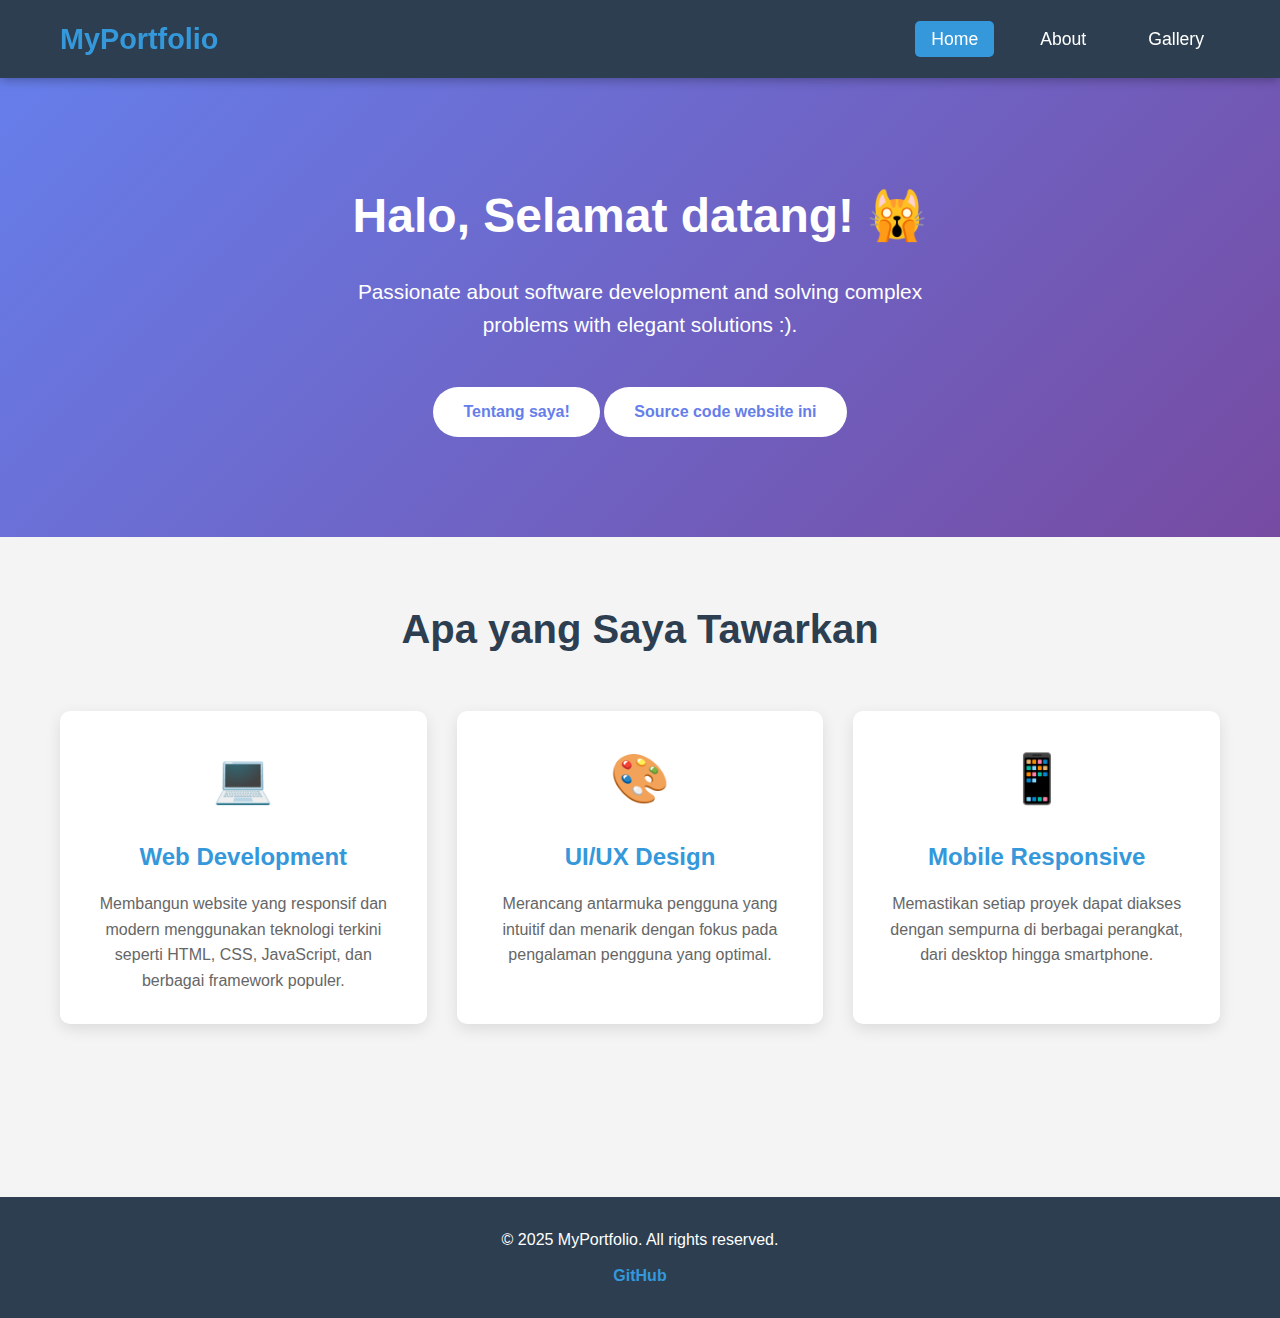
<file: index.html>
<!DOCTYPE html>
<html lang="id">
  <head>
    <meta charset="UTF-8">
    <meta name="viewport" content="width=device-width, initial-scale=1.0">
    <title>Home - Portofolio</title>
    <link rel="stylesheet" href="style.css">
  </head>
  <body>
    <header>
      <nav class="container">
        <div class="logo">
          <a href="index.html">MyPortfolio</a>
        </div>
        <ul class="nav-links">
          <li><a href="index.html" class="active">Home</a></li>
          <li><a href="about.html">About</a></li>
          <li><a href="gallery.html">Gallery</a></li>
        </ul>
      </nav>
    </header>

    <section class="hero">
      <div class="container">
        <h1>Halo, Selamat datang! 🙀</h1>
        <p>
          Passionate about software development and solving complex problems with elegant solutions :).
        </p>
        <a href="about.html" class="btn">Tentang saya!</a>
        <a href="https://github.com/mochtars/uts_pemrograman_web_1" class="btn source-code">Source code website ini</a>
      </div>
    </section>

    <main>
      <div class="container">
        <h2 class="section-title">Apa yang Saya Tawarkan</h2>
        <div class="features">
          <div class="feature-card">
            <div class="feature-icon">💻</div>
            <h3>Web Development</h3>
            <p>Membangun website yang responsif dan modern menggunakan teknologi terkini seperti HTML, CSS, JavaScript, dan berbagai framework populer.</p>
          </div>
          <div class="feature-card">
            <div class="feature-icon">🎨</div>
            <h3>UI/UX Design</h3>
            <p>Merancang antarmuka pengguna yang intuitif dan menarik dengan fokus pada pengalaman pengguna yang optimal.</p>
          </div>
          <div class="feature-card">
            <div class="feature-icon">📱</div>
            <h3>Mobile Responsive</h3>
            <p>Memastikan setiap proyek dapat diakses dengan sempurna di berbagai perangkat, dari desktop hingga smartphone.</p>
          </div>
        </div>
      </div>
    </main>

    <footer>
      <div class="container">
        <p>&copy; 2025 MyPortfolio. All rights reserved.</p>
        <div class="social-links">
          <a href="https://github.com/mochtars">GitHub</a>
        </div>
      </div>
    </footer>
  </body>
</html>
</file>
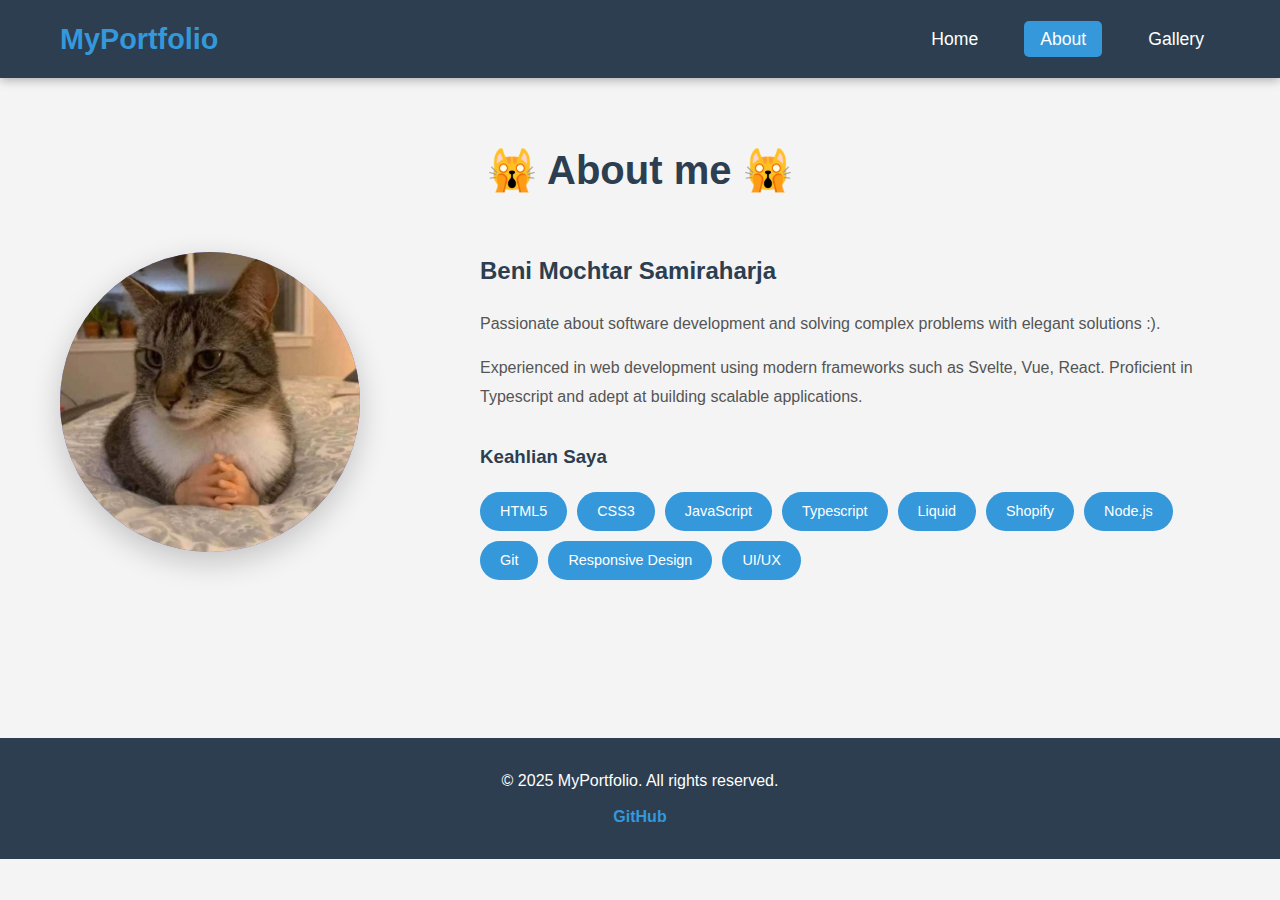
<file: about.html>
<!DOCTYPE html>
<html lang="id">
  <head>
    <meta charset="UTF-8">
    <meta name="viewport" content="width=device-width, initial-scale=1.0">
    <title>About - Portofolio</title>
    <link rel="stylesheet" href="style.css">
  </head>
  <body>
    <header>
      <nav class="container">
        <div class="logo">
          <a href="index.html">MyPortfolio</a>
        </div>
        <ul class="nav-links">
          <li><a href="index.html">Home</a></li>
          <li><a href="about.html" class="active">About</a></li>
          <li><a href="gallery.html">Gallery</a></li>
        </ul>
      </nav>
    </header>

    <main>
      <div class="container">
        <h2 class="section-title">🙀 About me 🙀</h2>
        <div class="about-content">
          <div class="profile-image">
            <img src="./pp.jpeg" alt="beni">
          </div>
          <div class="about-text">
            <h2>Beni Mochtar Samiraharja</h2>
            <p>Passionate about software development and solving complex problems with elegant solutions :).</p>
            <p>Experienced in web development using modern frameworks such as Svelte, Vue, React. Proficient in Typescript and adept at building scalable applications.</p>

            <div class="skills">
              <h3>Keahlian Saya</h3>
              <div class="skill-list">
                <span class="skill-tag">HTML5</span>
                <span class="skill-tag">CSS3</span>
                <span class="skill-tag">JavaScript</span>
                <span class="skill-tag">Typescript</span>
                <span class="skill-tag">Liquid</span>
                <span class="skill-tag">Shopify</span>
                <span class="skill-tag">Node.js</span>
                <span class="skill-tag">Git</span>
                <span class="skill-tag">Responsive Design</span>
                <span class="skill-tag">UI/UX</span>
              </div>
            </div>
          </div>
        </div>
      </div>
    </main>

    <footer>
      <div class="container">
        <p>&copy; 2025 MyPortfolio. All rights reserved.</p>
        <div class="social-links">
          <a href="https://github.com/mochtars">GitHub</a>
        </div>
      </div>
    </footer>
  </body>
</html>
</file>
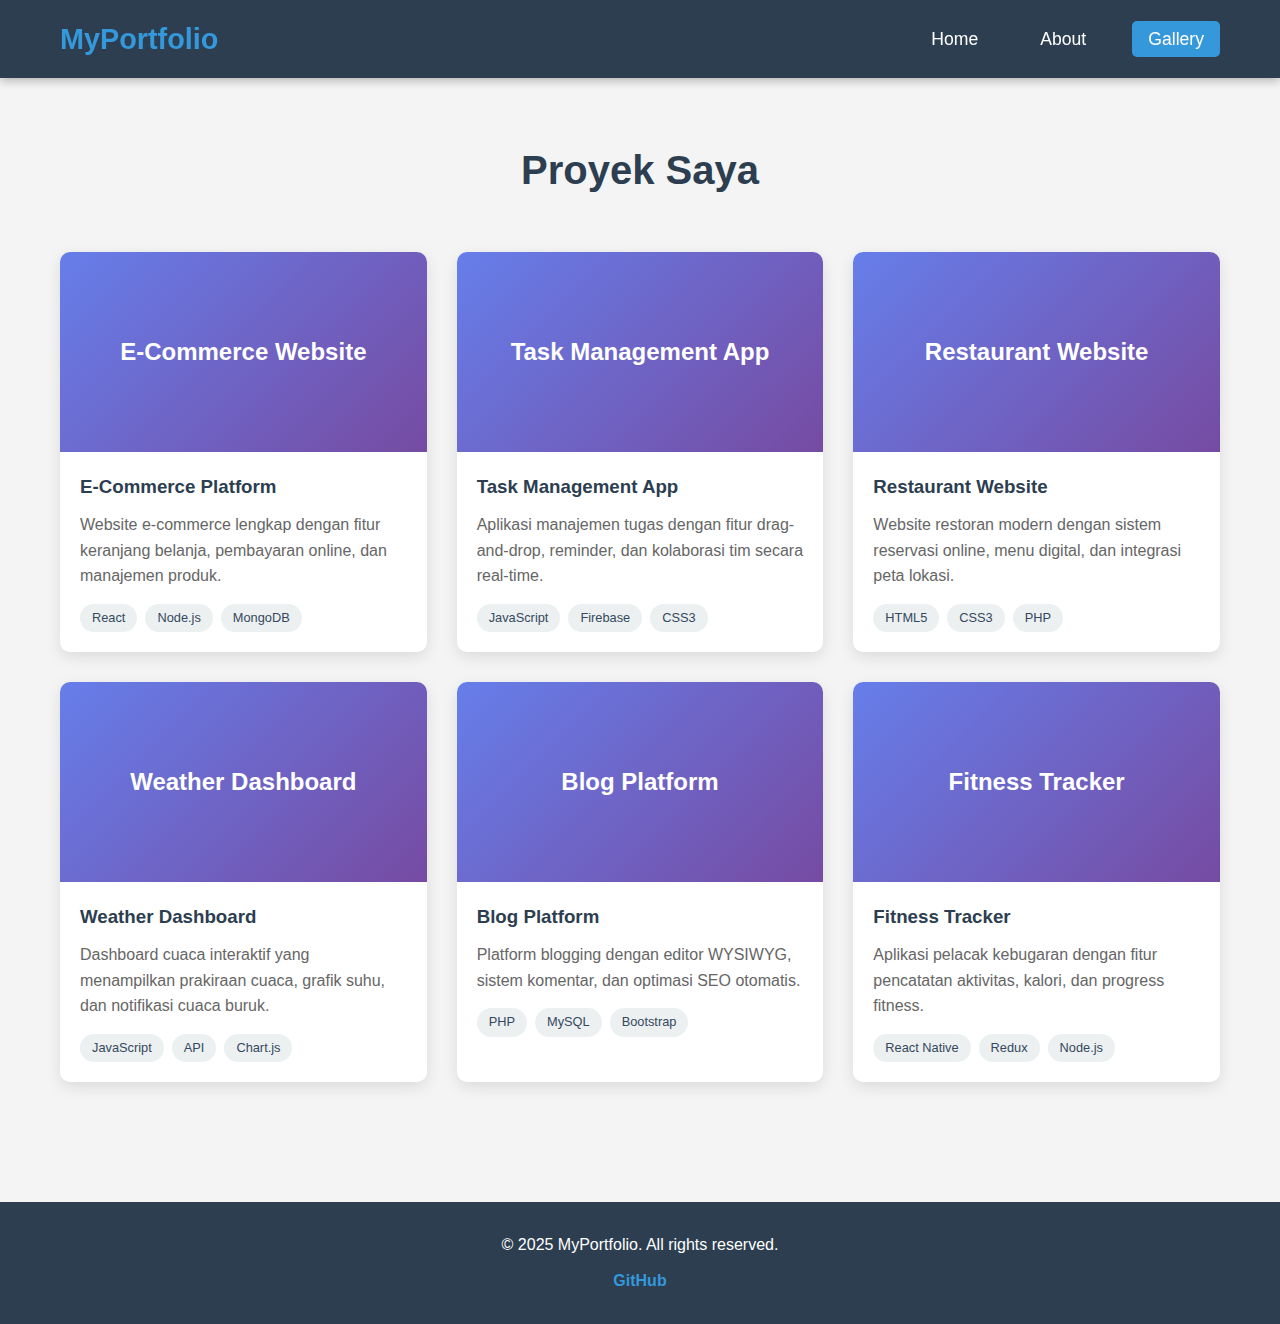
<file: gallery.html>
<!DOCTYPE html>
<html lang="id">
  <head>
    <meta charset="UTF-8">
    <meta name="viewport" content="width=device-width, initial-scale=1.0">
    <title>Gallery - Portofolio</title>
    <link rel="stylesheet" href="style.css">
  </head>
  <body>
    <header>
      <nav class="container">
        <div class="logo">
          <a href="index.html">MyPortfolio</a>
        </div>
        <ul class="nav-links">
          <li><a href="index.html">Home</a></li>
          <li><a href="about.html">About</a></li>
          <li><a href="gallery.html" class="active">Gallery</a></li>
        </ul>
      </nav>
    </header>

    <main>
      <div class="container">
        <h2 class="section-title">Proyek Saya</h2>
        <div class="gallery-grid">
          <div class="project-card">
            <div class="project-image">E-Commerce Website</div>
            <div class="project-info">
              <h3>E-Commerce Platform</h3>
              <p>Website e-commerce lengkap dengan fitur keranjang belanja, pembayaran online, dan manajemen produk.</p>
              <div class="project-tags">
                <span class="tag">React</span>
                <span class="tag">Node.js</span>
                <span class="tag">MongoDB</span>
              </div>
            </div>
          </div>

          <div class="project-card">
            <div class="project-image">Task Management App</div>
            <div class="project-info">
              <h3>Task Management App</h3>
              <p>Aplikasi manajemen tugas dengan fitur drag-and-drop, reminder, dan kolaborasi tim secara real-time.</p>
              <div class="project-tags">
                <span class="tag">JavaScript</span>
                <span class="tag">Firebase</span>
                <span class="tag">CSS3</span>
              </div>
            </div>
          </div>

          <div class="project-card">
            <div class="project-image">Restaurant Website</div>
            <div class="project-info">
              <h3>Restaurant Website</h3>
              <p>Website restoran modern dengan sistem reservasi online, menu digital, dan integrasi peta lokasi.</p>
              <div class="project-tags">
                <span class="tag">HTML5</span>
                <span class="tag">CSS3</span>
                <span class="tag">PHP</span>
              </div>
            </div>
          </div>

          <div class="project-card">
            <div class="project-image">Weather Dashboard</div>
            <div class="project-info">
              <h3>Weather Dashboard</h3>
              <p>Dashboard cuaca interaktif yang menampilkan prakiraan cuaca, grafik suhu, dan notifikasi cuaca buruk.</p>
              <div class="project-tags">
                <span class="tag">JavaScript</span>
                <span class="tag">API</span>
                <span class="tag">Chart.js</span>
              </div>
            </div>
          </div>

          <div class="project-card">
            <div class="project-image">Blog Platform</div>
            <div class="project-info">
              <h3>Blog Platform</h3>
              <p>Platform blogging dengan editor WYSIWYG, sistem komentar, dan optimasi SEO otomatis.</p>
              <div class="project-tags">
                <span class="tag">PHP</span>
                <span class="tag">MySQL</span>
                <span class="tag">Bootstrap</span>
              </div>
            </div>
          </div>

          <div class="project-card">
            <div class="project-image">Fitness Tracker</div>
            <div class="project-info">
              <h3>Fitness Tracker</h3>
              <p>Aplikasi pelacak kebugaran dengan fitur pencatatan aktivitas, kalori, dan progress fitness.</p>
              <div class="project-tags">
                <span class="tag">React Native</span>
                <span class="tag">Redux</span>
                <span class="tag">Node.js</span>
              </div>
            </div>
          </div>
        </div>
      </div>
    </main>

    <footer>
      <div class="container">
        <p>&copy; 2025 MyPortfolio. All rights reserved.</p>
        <div class="social-links">
          <a href="https://github.com/mochtars">GitHub</a>
        </div>
      </div>
    </footer>
  </body>
</html>
</file>
<file: style.css>
/* Reset and Base Styles */
* {
  margin: 0;
  padding: 0;
  box-sizing: border-box;
}

body {
  font-family: 'Segoe UI', Tahoma, Geneva, Verdana, sans-serif;
  line-height: 1.6;
  color: #333;
  background-color: #f4f4f4;
  overflow-y: scroll;
}

/* Container */
.container {
  max-width: 1200px;
  margin: 0 auto;
  padding: 0 20px;
}

/* Navigation */
header {
  background: #2c3e50;
  color: #fff;
  padding: 1rem 0;
  position: sticky;
  top: 0;
  z-index: 1000;
  box-shadow: 0 2px 10px rgba(0, 0, 0, 0.3);
}

nav {
  display: flex;
  justify-content: space-between;
  align-items: center;
}

.logo {
  font-size: 1.8rem;
  font-weight: bold;
  color: #3498db;
}

.logo a {
  text-decoration: none;
  color: inherit;
}

.nav-links {
  list-style: none;
  display: flex;
  flex-wrap: wrap;
  justify-content: flex-end;
  gap: 30px;
}

.nav-links a {
  color: #fff;
  text-decoration: none;
  font-size: 1.1rem;
  padding: 8px 16px;
  border-radius: 5px;
  transition: background-color 0.3s ease, color 0.3s ease;
}

.nav-links a:hover {
  background-color: #3498db;
  color: #fff;
}

.nav-links a.active {
  background-color: #3498db;
}

/* Hero Section */
.hero {
  background: linear-gradient(135deg, #667eea 0%, #764ba2 100%);
  color: #fff;
  padding: 100px 0;
  text-align: center;
}

.hero h1 {
  font-size: 3rem;
  margin-bottom: 20px;
}

.hero p {
  font-size: 1.3rem;
  max-width: 600px;
  margin: 0 auto 30px;
}

.btn {
  display: inline-block;
  background: #fff;
  color: #667eea;
  padding: 12px 30px;
  border-radius: 30px;
  text-decoration: none;
  font-weight: bold;
  transition: transform 0.3s ease, box-shadow 0.3s ease;
  margin-top: 1rem;
}

.btn:hover {
  transform: translateY(-3px);
  box-shadow: 0 10px 20px rgba(0, 0, 0, 0.2);
}

/* Main Content */
main {
  padding: 60px 0;
  min-height: calc(100vh - 300px);
}

.section-title {
  text-align: center;
  font-size: 2.5rem;
  margin-bottom: 50px;
  color: #2c3e50;
}

/* Features/Services */
.features {
  display: grid;
  grid-template-columns: repeat(auto-fit, minmax(300px, 1fr));
  gap: 30px;
  margin-top: 40px;
}

.feature-card {
  background: #fff;
  padding: 30px;
  border-radius: 10px;
  text-align: center;
  box-shadow: 0 5px 15px rgba(0, 0, 0, 0.1);
  transition: transform 0.3s ease;
}

.feature-card:hover {
  transform: translateY(-10px);
}

.feature-card h3 {
  color: #3498db;
  margin-bottom: 15px;
  font-size: 1.5rem;
}

.feature-card p {
  color: #666;
}

.feature-icon {
  font-size: 3rem;
  margin-bottom: 20px;
}

/* About Page Styles */
.about-content {
  display: grid;
  grid-template-columns: 1fr 2fr;
  gap: 50px;
  align-items: start;
}

.profile-image {
  width: 100%;
  max-width: 300px;
  height: 300px;
  background: linear-gradient(135deg, #667eea 0%, #764ba2 100%);
  border-radius: 50%;
  display: flex;
  align-items: center;
  justify-content: center;
  color: #fff;
  font-size: 5rem;
  font-weight: bold;
  box-shadow: 0 10px 30px rgba(0, 0, 0, 0.2);
  overflow: hidden;
}
.profile-image img {
  width: 100%;
  height: 100%;
  object-fit: cover;
}

.about-text h2 {
  color: #2c3e50;
  margin-bottom: 20px;
}

.about-text p {
  margin-bottom: 15px;
  color: #555;
  line-height: 1.8;
}

.skills {
  margin-top: 30px;
}

.skills h3 {
  color: #2c3e50;
  margin-bottom: 20px;
}

.skill-list {
  display: flex;
  flex-wrap: wrap;
  gap: 10px;
}

.skill-tag {
  background: #3498db;
  color: #fff;
  padding: 8px 20px;
  border-radius: 20px;
  font-size: 0.9rem;
}

/* Gallery Styles */
.gallery-grid {
  display: grid;
  grid-template-columns: repeat(auto-fill, minmax(350px, 1fr));
  gap: 30px;
}

.project-card {
  background: #fff;
  border-radius: 10px;
  overflow: hidden;
  box-shadow: 0 5px 15px rgba(0, 0, 0, 0.1);
  transition: transform 0.3s ease, box-shadow 0.3s ease;
}

.project-card:hover {
  transform: translateY(-10px);
  box-shadow: 0 15px 30px rgba(0, 0, 0, 0.2);
}

.project-image {
  height: 200px;
  background: linear-gradient(135deg, #667eea 0%, #764ba2 100%);
  display: flex;
  align-items: center;
  justify-content: center;
  color: #fff;
  font-size: 1.5rem;
  font-weight: bold;
}

.project-info {
  padding: 20px;
}

.project-info h3 {
  color: #2c3e50;
  margin-bottom: 10px;
}

.project-info p {
  color: #666;
  margin-bottom: 15px;
}

.project-tags {
  display: flex;
  gap: 8px;
  flex-wrap: wrap;
}

.tag {
  background: #ecf0f1;
  color: #34495e;
  padding: 4px 12px;
  border-radius: 15px;
  font-size: 0.8rem;
}

/* Footer */
footer {
  background: #2c3e50;
  color: #fff;
  text-align: center;
  padding: 30px 0;
  margin-top: 60px;
}

footer p {
  margin-bottom: 10px;
}

.social-links {
  display: flex;
  justify-content: center;
  gap: 20px;
}

.social-links a {
  color: #3498db;
  text-decoration: none;
  font-weight: bold;
  transition: color 0.3s ease;
}

.social-links a:hover {
  color: #fff;
}

/* Responsive Design */
@media (max-width: 768px) {
  .nav-links {
    gap: 15px;
  }

  .hero h1 {
    font-size: 2rem;
  }

  .hero p {
    font-size: 1rem;
  }

  .about-content {
    grid-template-columns: 1fr;
    text-align: center;
  }

  .profile-image {
    margin: 0 auto;
  }

  .gallery-grid {
    grid-template-columns: 1fr;
  }
}
</file>
